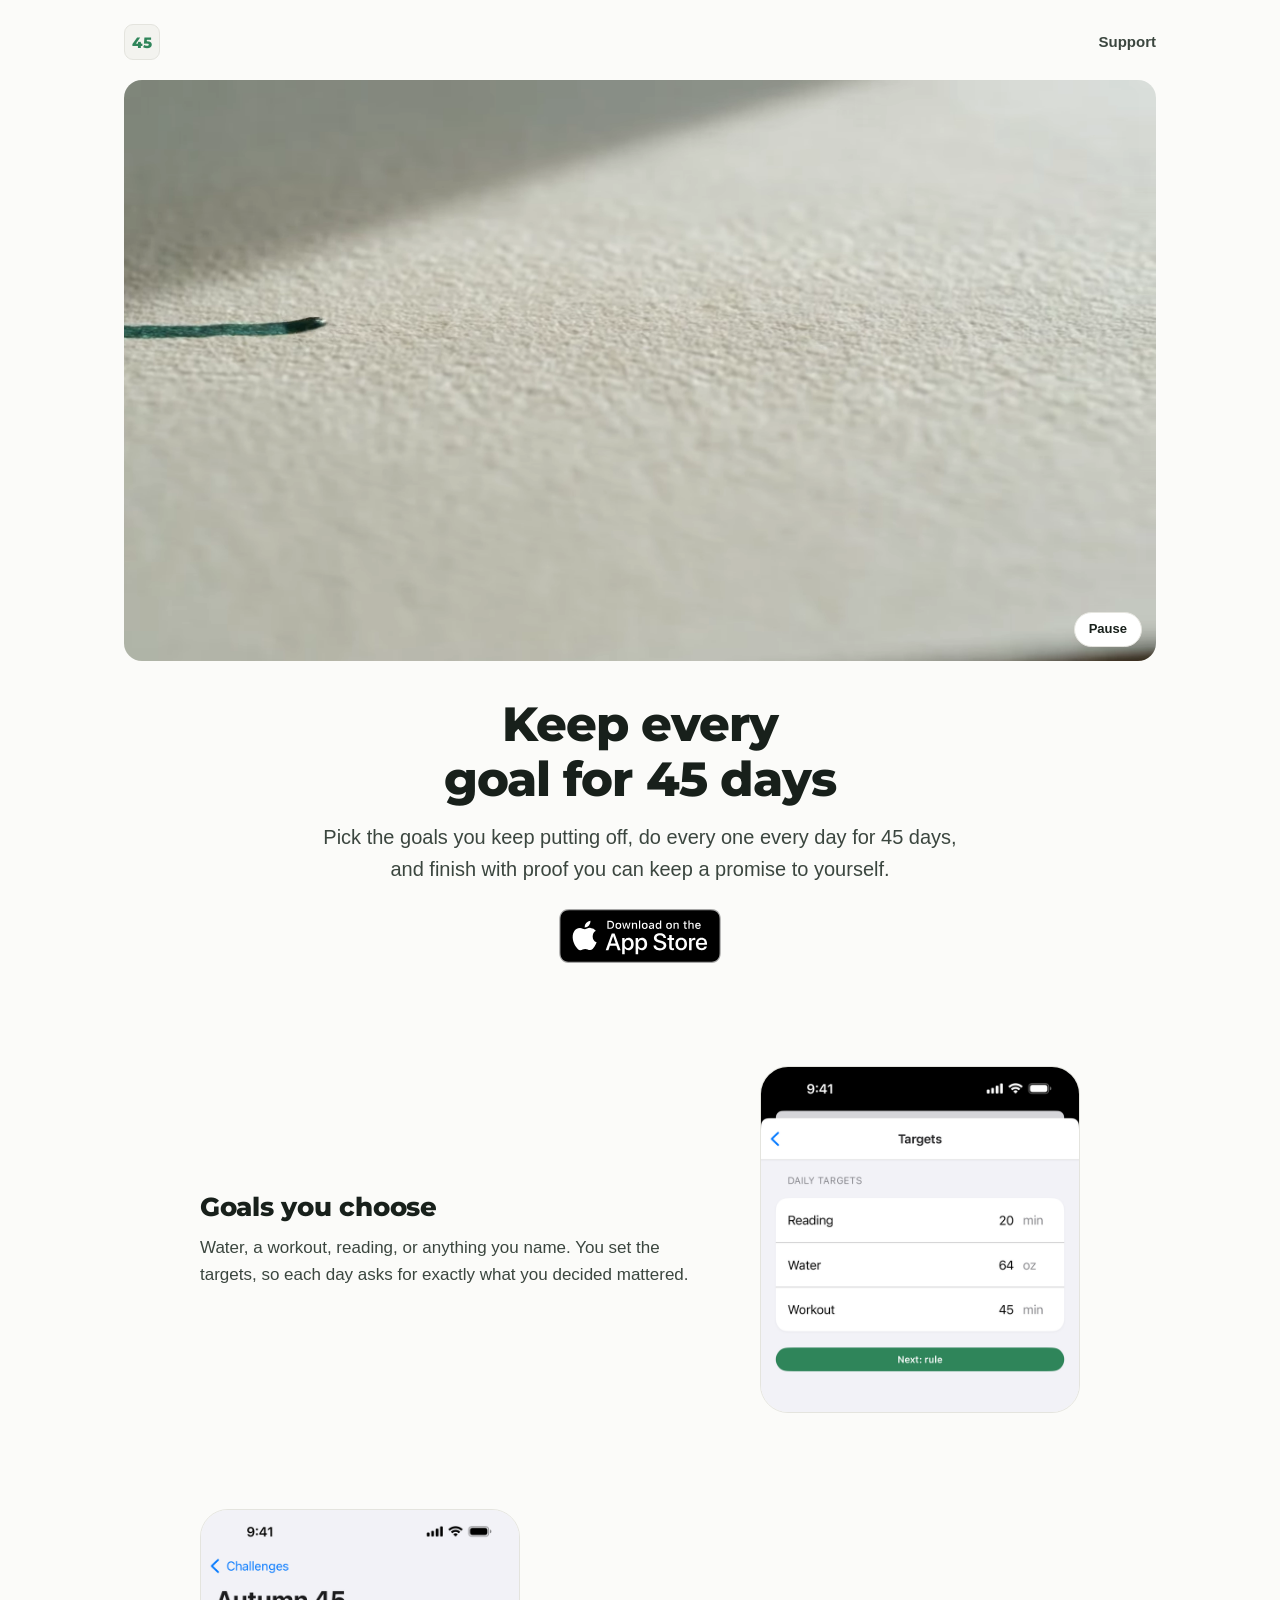
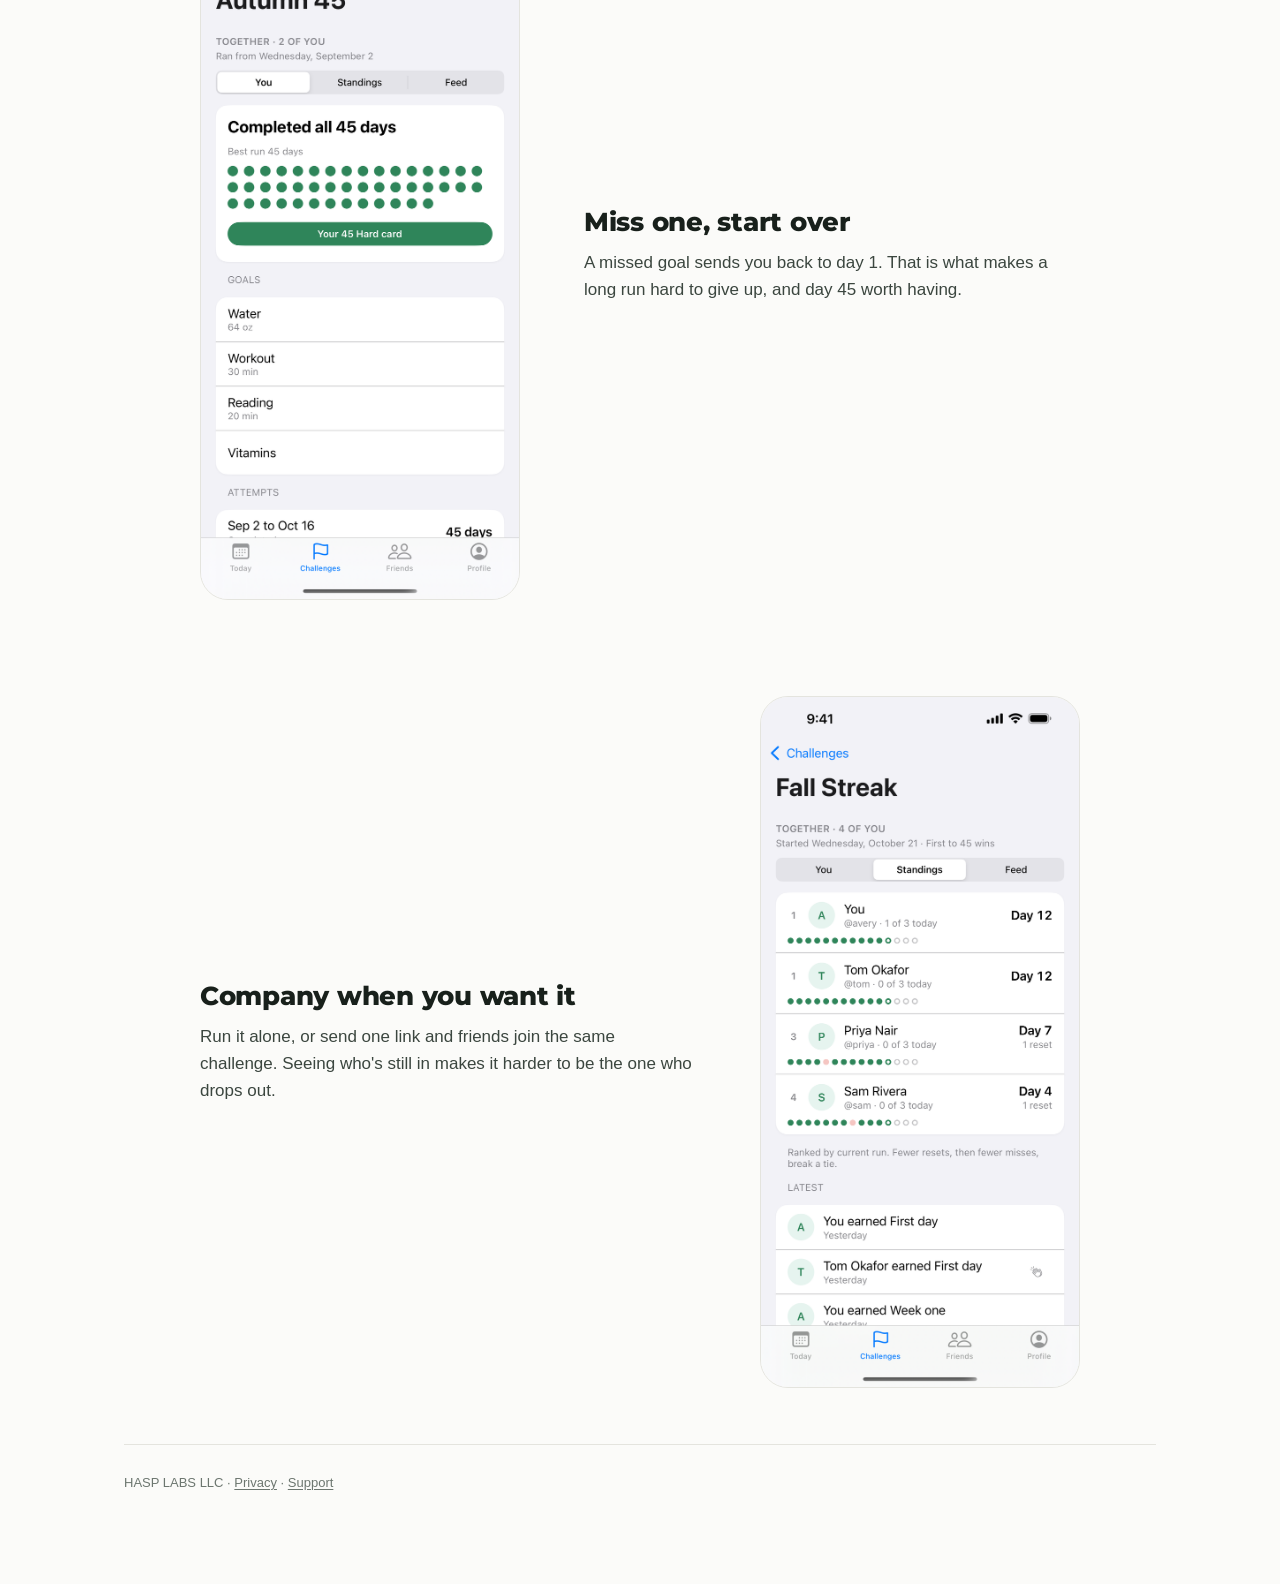
<file: index.html>
<!doctype html>
<html lang="en">
<head>
<meta charset="utf-8" />
<meta name="viewport" content="width=device-width, initial-scale=1" />
<meta name="google-site-verification" content="_T3yqKpi8-I9mzM-Ovx2aedrtUm_PZCfc8wFRro3_uA" />
<title>45 Hard</title>
<meta name="description" content="Pick the goals you keep putting off, do every one every day for 45 days, and finish with proof you can keep a promise to yourself." />
<meta property="og:type" content="website" />
<meta property="og:title" content="45 Hard" />
<meta property="og:description" content="Pick the goals you keep putting off, do every one every day for 45 days, and finish with proof you can keep a promise to yourself." />
<meta property="og:url" content="https://hasplabs.github.io/fortyfivehard/" />
<meta property="og:image" content="https://hasplabs.github.io/fortyfivehard/media/hero-16x9.jpg" />
<meta property="og:image:width" content="1920" />
<meta property="og:image:height" content="1080" />
<meta name="twitter:card" content="summary_large_image" />
<link rel="stylesheet" href="site.css">
</head>
<body>
  <div class="wrap landing">
    <header class="site-head">
      <a class="mark" href="index.html" aria-label="45 Hard home">45</a>
      <a class="head-link" href="support.html">Support</a>
    </header>

    <div class="hero-box">
    <video class="hero" autoplay muted loop playsinline preload="metadata" poster="media/hero-16x9.jpg" aria-hidden="true">
      <source src="media/hero-9x16.webm" type="video/webm" media="(max-width: 700px)">
      <source src="media/hero-9x16.mp4" type="video/mp4" media="(max-width: 700px)">
      <source src="media/hero-16x9.webm" type="video/webm">
      <source src="media/hero-16x9.mp4" type="video/mp4">
    </video>
    <button class="hero-toggle" type="button" hidden>Pause</button>
    </div>
    <script>
      (function () {
        var v = document.querySelector('video.hero');
        var b = document.querySelector('.hero-toggle');
        if (!v || !b) return;
        // The loop runs longer than five seconds, so it needs a way to stop it (WCAG 2.2.2). With
        // reduced motion asked for, it starts paused and plays only when the button is pressed.
        var held = window.matchMedia && window.matchMedia('(prefers-reduced-motion: reduce)').matches;
        function show() {
          var paused = v.paused || held;
          b.textContent = paused ? 'Play' : 'Pause';
          b.setAttribute('aria-label', paused ? 'Play the background video' : 'Pause the background video');
        }
        v.addEventListener('play', function () { if (held) v.pause(); show(); });
        v.addEventListener('pause', show);
        b.addEventListener('click', function () {
          if (v.paused || held) { held = false; v.play(); } else { held = true; v.pause(); }
          show();
        });
        if (held) v.pause();
        b.hidden = false;
        show();
      })();
    </script>

    <div class="intro">
      <h1 class="headline">Keep every goal for 45 days</h1>
      <p class="subline">Pick the goals you keep putting off, do every one every day for 45 days, and finish with proof you can keep a promise to yourself.</p>
      <a class="badge" href="https://apps.apple.com/app/id6811716562">
        <img src="img/app-store-badge.svg" alt="Download on the App Store" width="162" height="54">
      </a>
    </div>

    <section class="feature">
      <div class="feature-text">
        <h2>Goals you choose</h2>
        <p>Water, a workout, reading, or anything you name. You set the targets, so each day asks for exactly what you decided mattered.</p>
      </div>
      <img class="shot" src="img/goals.png" alt="" loading="lazy" width="720" height="780">
    </section>

    <section class="feature">
      <div class="feature-text">
        <h2>Miss one, start over</h2>
        <p>A missed goal sends you back to day 1. That is what makes a long run hard to give up, and day 45 worth having.</p>
      </div>
      <img class="shot" src="img/calendar.png" alt="" loading="lazy" width="720" height="1561">
    </section>

    <section class="feature">
      <div class="feature-text">
        <h2>Company when you want it</h2>
        <p>Run it alone, or send one link and friends join the same challenge. Seeing who's still in makes it harder to be the one who drops out.</p>
      </div>
      <img class="shot" src="img/standings.png" alt="" loading="lazy" width="720" height="1561">
    </section>

    <footer>
      <p>HASP LABS LLC · <a href="privacy.html">Privacy</a> · <a href="support.html">Support</a></p>
    </footer>
  </div>
</body>
</html>
</file>
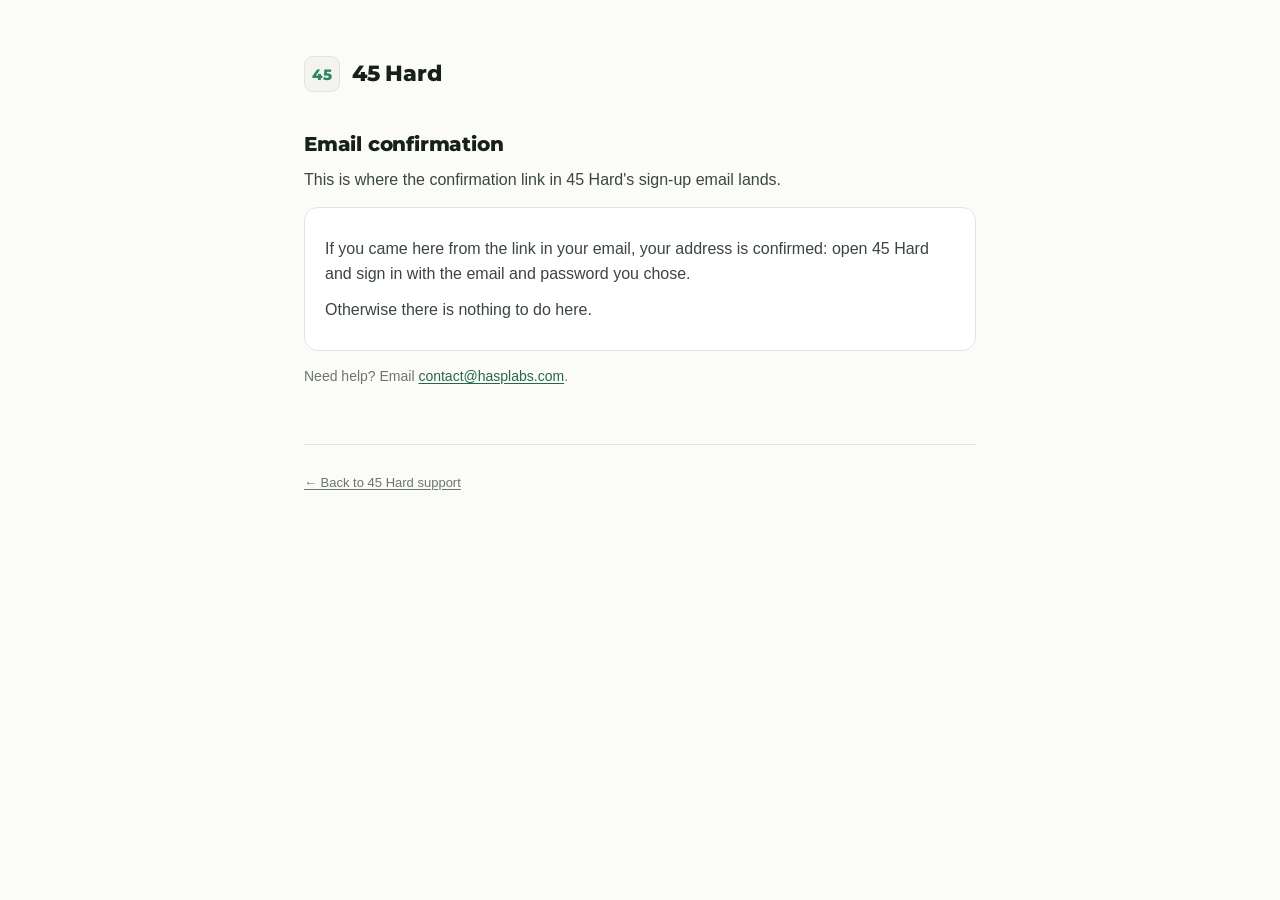
<file: confirmed.html>
<!doctype html>
<html lang="en">
<head>
<meta charset="utf-8" />
<meta name="viewport" content="width=device-width, initial-scale=1" />
<meta name="robots" content="noindex" />
<title>45 Hard — Email confirmation</title>
<link rel="stylesheet" href="site.css">
</head>
<body>
  <div class="wrap">
    <header>
      <div class="mark" aria-hidden="true">45</div>
      <h1>45 Hard</h1>
    </header>

    <section class="state" id="ok" hidden>
      <h2>Your email is confirmed</h2>
      <p>Open 45 Hard and sign in with the email and password you chose. There is nothing else to do on this page.</p>
      <p><a class="btn" href="fortyfivehard://">Open 45 Hard</a></p>
      <p class="small">Reading this on a computer? Open the app on your phone and sign in there. Don't have the app yet? <a href="https://apps.apple.com/app/id6811716562">Get 45 Hard on the App Store</a>.</p>
    </section>

    <section class="state" id="bad" hidden>
      <h2>This link has expired or was already used</h2>
      <p>A confirmation link works once, for one hour. Open 45 Hard, choose Sign up with the same email and password, and a fresh link will be sent to you.</p>
      <p class="small">Already confirmed? Just sign in.</p>
      <p><a class="btn" href="fortyfivehard://">Open 45 Hard</a></p>
    </section>

    <section class="state" id="neutral">
      <h2>Email confirmation</h2>
      <p>This is where the confirmation link in 45 Hard's sign-up email lands.</p>
      <div class="card">
        <p>If you came here from the link in your email, your address is confirmed: open 45 Hard and sign in with the email and password you chose.</p>
        <p>Otherwise there is nothing to do here.</p>
      </div>
      <p class="small">Need help? Email <a href="mailto:contact@hasplabs.com">contact@hasplabs.com</a>.</p>
    </section>

    <footer>
      <p><a href="support.html">← Back to 45 Hard support</a></p>
    </footer>
  </div>
  <script>
    (function () {
      // Supabase sends the outcome of the confirmation in the URL fragment (or the query, for
      // a PKCE code): a session on success, error fields on failure. Pick the state, then drop
      // the fragment so the tokens leave the address bar and the browser history.
      var hash = location.hash.replace(/^#/, '');
      var frag = new URLSearchParams(hash);
      var query = new URLSearchParams(location.search);
      var get = function (k) { return frag.get(k) || query.get(k); };
      var state = 'neutral';
      if (get('error') || get('error_code') || get('error_description')) state = 'bad';
      else if (get('access_token') || get('code') || get('type') === 'signup') state = 'ok';
      var ids = ['ok', 'bad', 'neutral'];
      for (var i = 0; i < ids.length; i++) document.getElementById(ids[i]).hidden = ids[i] !== state;
      if (hash || location.search) history.replaceState(null, '', location.pathname);
    })();
  </script>
</body>
</html>
</file>
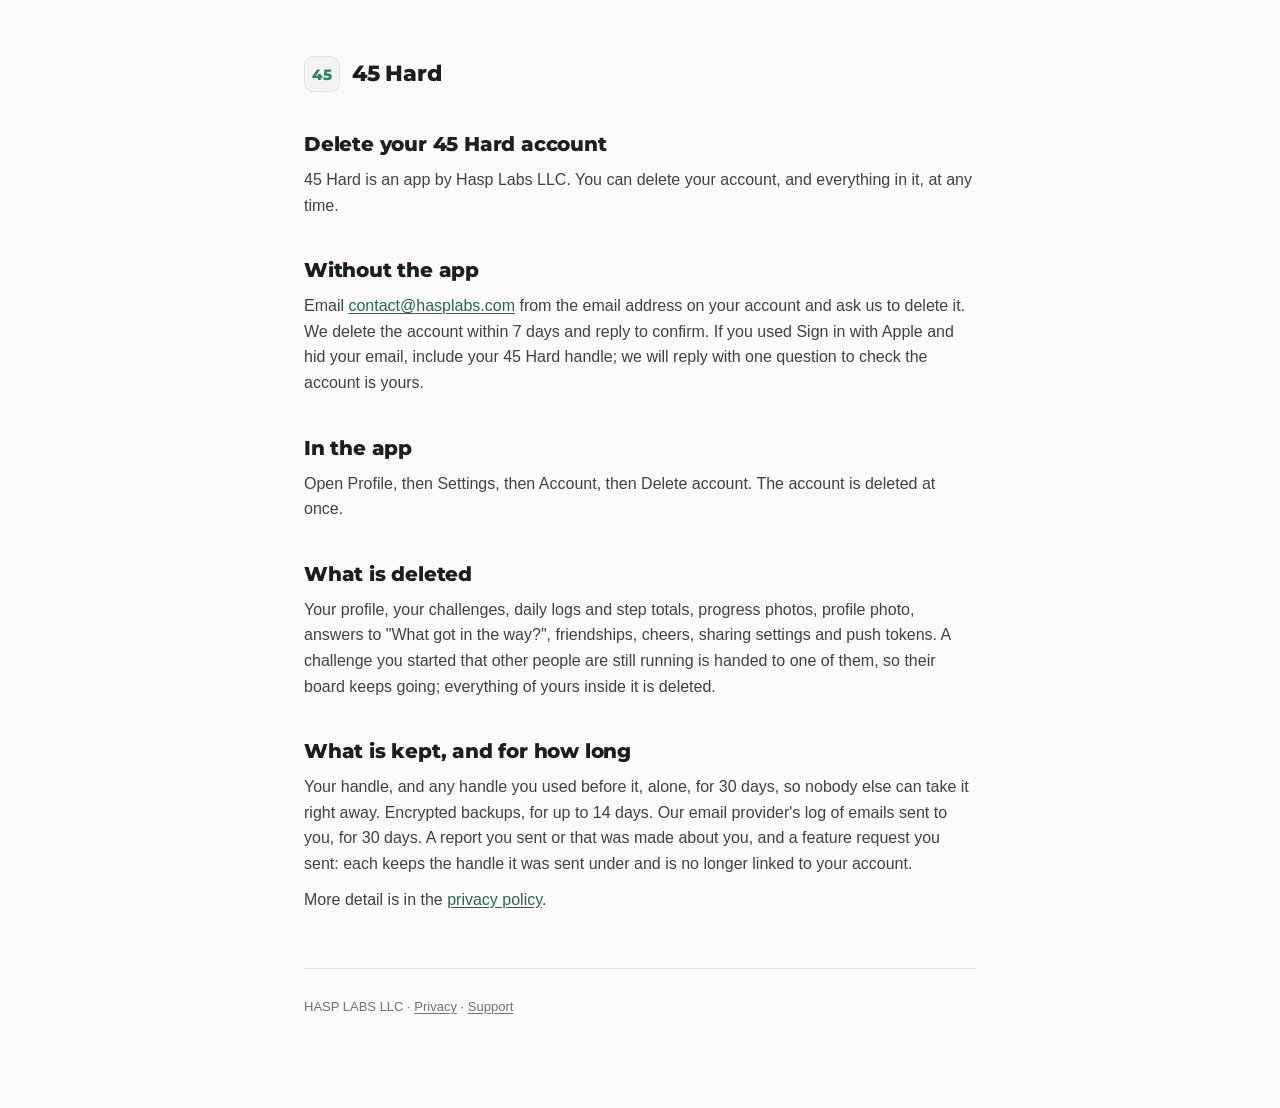
<file: delete-account.html>
<!doctype html>
<html lang="en">
<head>
<meta charset="utf-8" />
<meta name="viewport" content="width=device-width, initial-scale=1" />
<title>Delete your 45 Hard account</title>
<link rel="stylesheet" href="site.css">
</head>
<body>
  <div class="wrap">
    <header>
      <a class="mark" href="index.html" aria-label="45 Hard home">45</a>
      <h1>45 Hard</h1>
    </header>

    <h2>Delete your 45 Hard account</h2>
    <p>45 Hard is an app by Hasp Labs LLC. You can delete your account, and everything in it, at any time.</p>

    <h2>Without the app</h2>
    <p>Email <a href="mailto:contact@hasplabs.com">contact@hasplabs.com</a> from the email address on your account and ask us to delete it. We delete the account within 7 days and reply to confirm. If you used Sign in with Apple and hid your email, include your 45 Hard handle; we will reply with one question to check the account is yours.</p>

    <h2>In the app</h2>
    <p>Open Profile, then Settings, then Account, then Delete account. The account is deleted at once.</p>

    <h2>What is deleted</h2>
    <p>Your profile, your challenges, daily logs and step totals, progress photos, profile photo, answers to "What got in the way?", friendships, cheers, sharing settings and push tokens. A challenge you started that other people are still running is handed to one of them, so their board keeps going; everything of yours inside it is deleted.</p>

    <h2>What is kept, and for how long</h2>
    <p>Your handle, and any handle you used before it, alone, for 30 days, so nobody else can take it right away. Encrypted backups, for up to 14 days. Our email provider's log of emails sent to you, for 30 days. A report you sent or that was made about you, and a feature request you sent: each keeps the handle it was sent under and is no longer linked to your account.</p>

    <p>More detail is in the <a href="privacy.html#delete">privacy policy</a>.</p>

    <footer>
      <p>HASP LABS LLC · <a href="privacy.html">Privacy</a> · <a href="support.html">Support</a></p>
    </footer>
  </div>
</body>
</html>
</file>
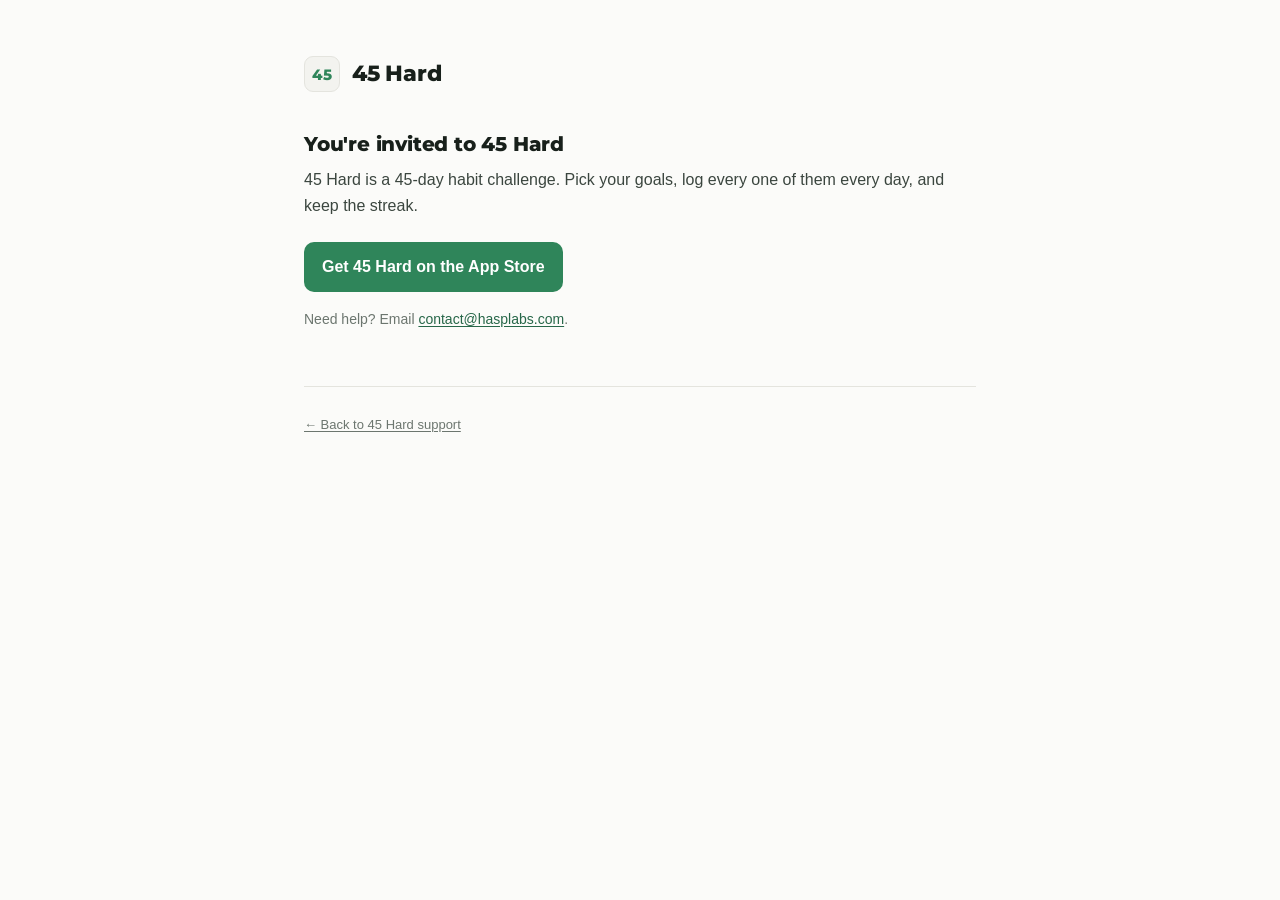
<file: invite.html>
<!doctype html>
<html lang="en">
<head>
<meta charset="utf-8" />
<meta name="viewport" content="width=device-width, initial-scale=1" />
<meta name="robots" content="noindex" />
<meta name="apple-itunes-app" content="app-id=6811716562">
<title>45 Hard — You're invited</title>
<meta property="og:title" content="You're invited to 45 Hard" />
<meta property="og:description" content="Get the app and add your friend." />
<meta property="og:type" content="website" />
<meta property="og:image" content="https://hasplabs.github.io/fortyfivehard/icon.png" />
<link rel="stylesheet" href="site.css">
</head>
<body>
  <div class="wrap">
    <header>
      <div class="mark" aria-hidden="true">45</div>
      <h1>45 Hard</h1>
    </header>

    <section>
      <h2 id="heading">You're invited to 45 Hard</h2>
      <p>45 Hard is a 45-day habit challenge. Pick your goals, log every one of them every day, and keep the streak.</p>
      <p><a class="btn" href="https://apps.apple.com/app/id6811716562">Get 45 Hard on the App Store</a></p>
      <p class="small" id="add" hidden>Already have the app? <a id="add-link" href="#"></a></p>
      <p class="small">Need help? Email <a href="mailto:contact@hasplabs.com">contact@hasplabs.com</a>.</p>
    </section>

    <footer>
      <p><a href="support.html">← Back to 45 Hard support</a></p>
    </footer>
  </div>
  <script>
    (function () {
      // The invite link is invite.html?h=<handle>, and from 1.6.0 on also carries d, the UTC day
      // the link was made. The handle is used only when it matches the rule claim_handle
      // enforces, and it is written only through textContent and the link's href property, so
      // nothing from the address reaches the markup. A missing h reads as '' rather than null:
      // the regex would coerce null to the string "null" and accept it. The day is handed to the
      // app only when it has the YYYY-MM-DD form; anything else is dropped, so a damaged day
      // makes the link act as one with no day. The page never shows the day.
      var h = new URLSearchParams(location.search).get('h') || '';
      var d = new URLSearchParams(location.search).get('d') || '';
      if (!/^[a-z0-9_]{3,20}$/.test(h)) return;
      document.getElementById('heading').textContent = '@' + h + ' invited you to 45 Hard';
      var addLink = document.getElementById('add-link');
      addLink.textContent = 'Add @' + h;
      addLink.href = 'fortyfivehard://friends/add?handle=' + h + (/^\d{4}-\d{2}-\d{2}$/.test(d) ? '&date=' + d : '');
      document.getElementById('add').hidden = false;
    })();
  </script>
</body>
</html>
</file>
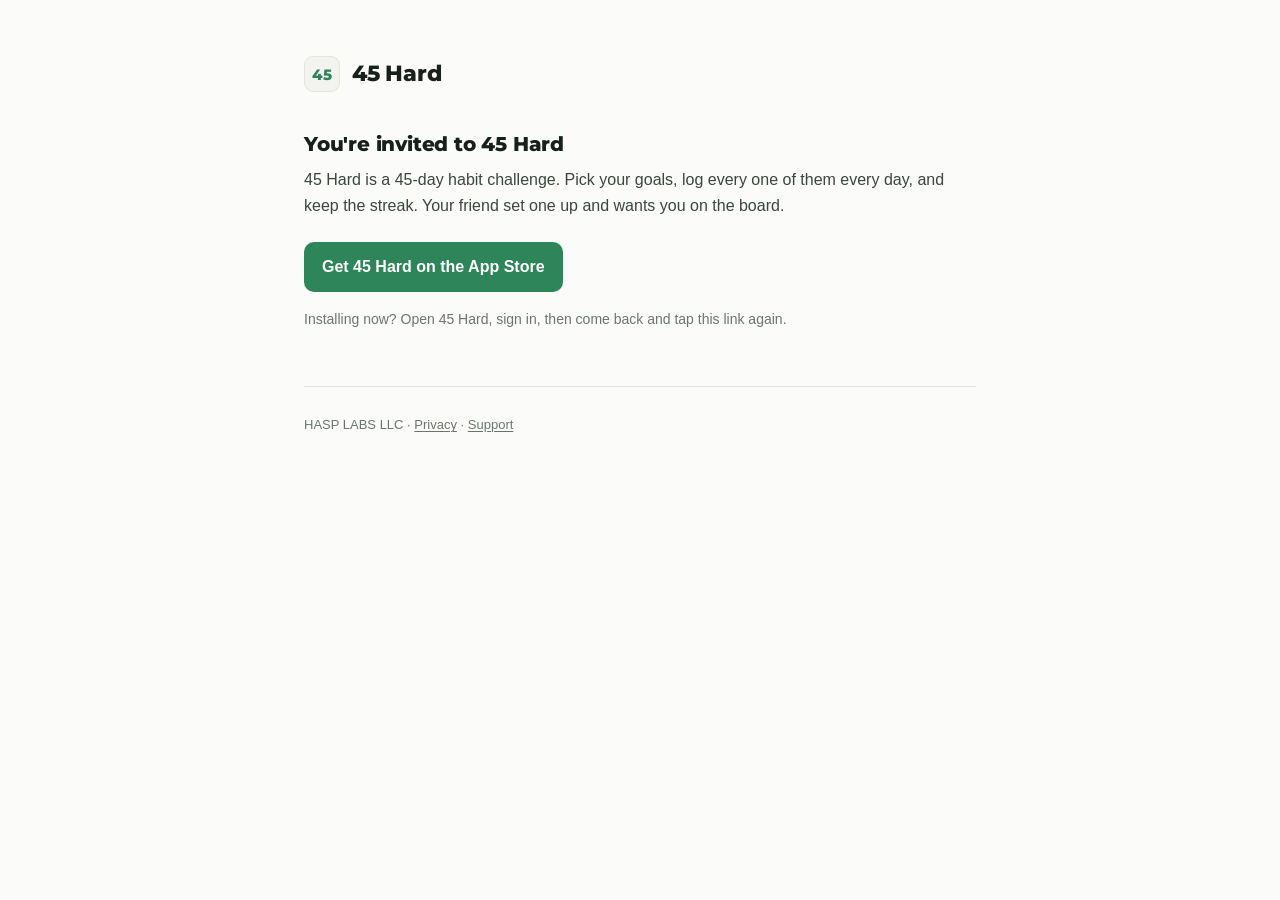
<file: join.html>
<!doctype html>
<html lang="en">
<head>
<meta charset="utf-8" />
<meta name="viewport" content="width=device-width, initial-scale=1" />
<meta name="robots" content="noindex" />
<meta name="apple-itunes-app" content="app-id=6811716562">
<title>45 Hard — You're invited</title>
<meta property="og:title" content="You're invited to a 45 Hard challenge" />
<meta property="og:description" content="Get the app and join your friend's challenge." />
<meta property="og:type" content="website" />
<meta property="og:image" content="https://hasplabs.github.io/fortyfivehard/icon.png" />
<link rel="stylesheet" href="site.css">
</head>
<body>
  <div class="wrap">
    <header>
      <div class="mark" aria-hidden="true">45</div>
      <h1>45 Hard</h1>
    </header>

    <section>
      <h2 id="heading">You're invited to a 45 Hard challenge</h2>
      <p>45 Hard is a 45-day habit challenge. Pick your goals, log every one of them every day, and keep the streak. Your friend set one up and wants you on the board.</p>
      <p><a class="btn" href="https://apps.apple.com/app/id6811716562">Get 45 Hard on the App Store</a></p>
      <p class="small" id="open" hidden>Already have the app? <a id="open-link" href="#">Open it</a></p>
      <p class="small">Installing now? Open 45 Hard, sign in, then come back and tap this link again.</p>
    </section>

    <footer>
      <p>HASP LABS LLC · <a href="privacy.html">Privacy</a> · <a href="support.html">Support</a></p>
    </footer>
  </div>
  <script>
    (function () {
      // The challenge link is join.html?c=<code>. The code is used only when it has the link
      // code's shape (twelve characters from a-z and 2-7), and it reaches the page only through
      // the Open link's href property. A missing c reads as '' rather than null: the regex
      // would coerce null to the string "null". Anything else keeps the Open link hidden and
      // shows the general heading.
      var c = new URLSearchParams(location.search).get('c') || '';
      if (/^[a-z2-7]{12}$/.test(c)) {
        document.getElementById('open-link').href = 'fortyfivehard://challenges/join?c=' + c;
        document.getElementById('open').hidden = false;
      } else {
        document.getElementById('heading').textContent = "You're invited to 45 Hard";
      }
    })();
  </script>
</body>
</html>
</file>
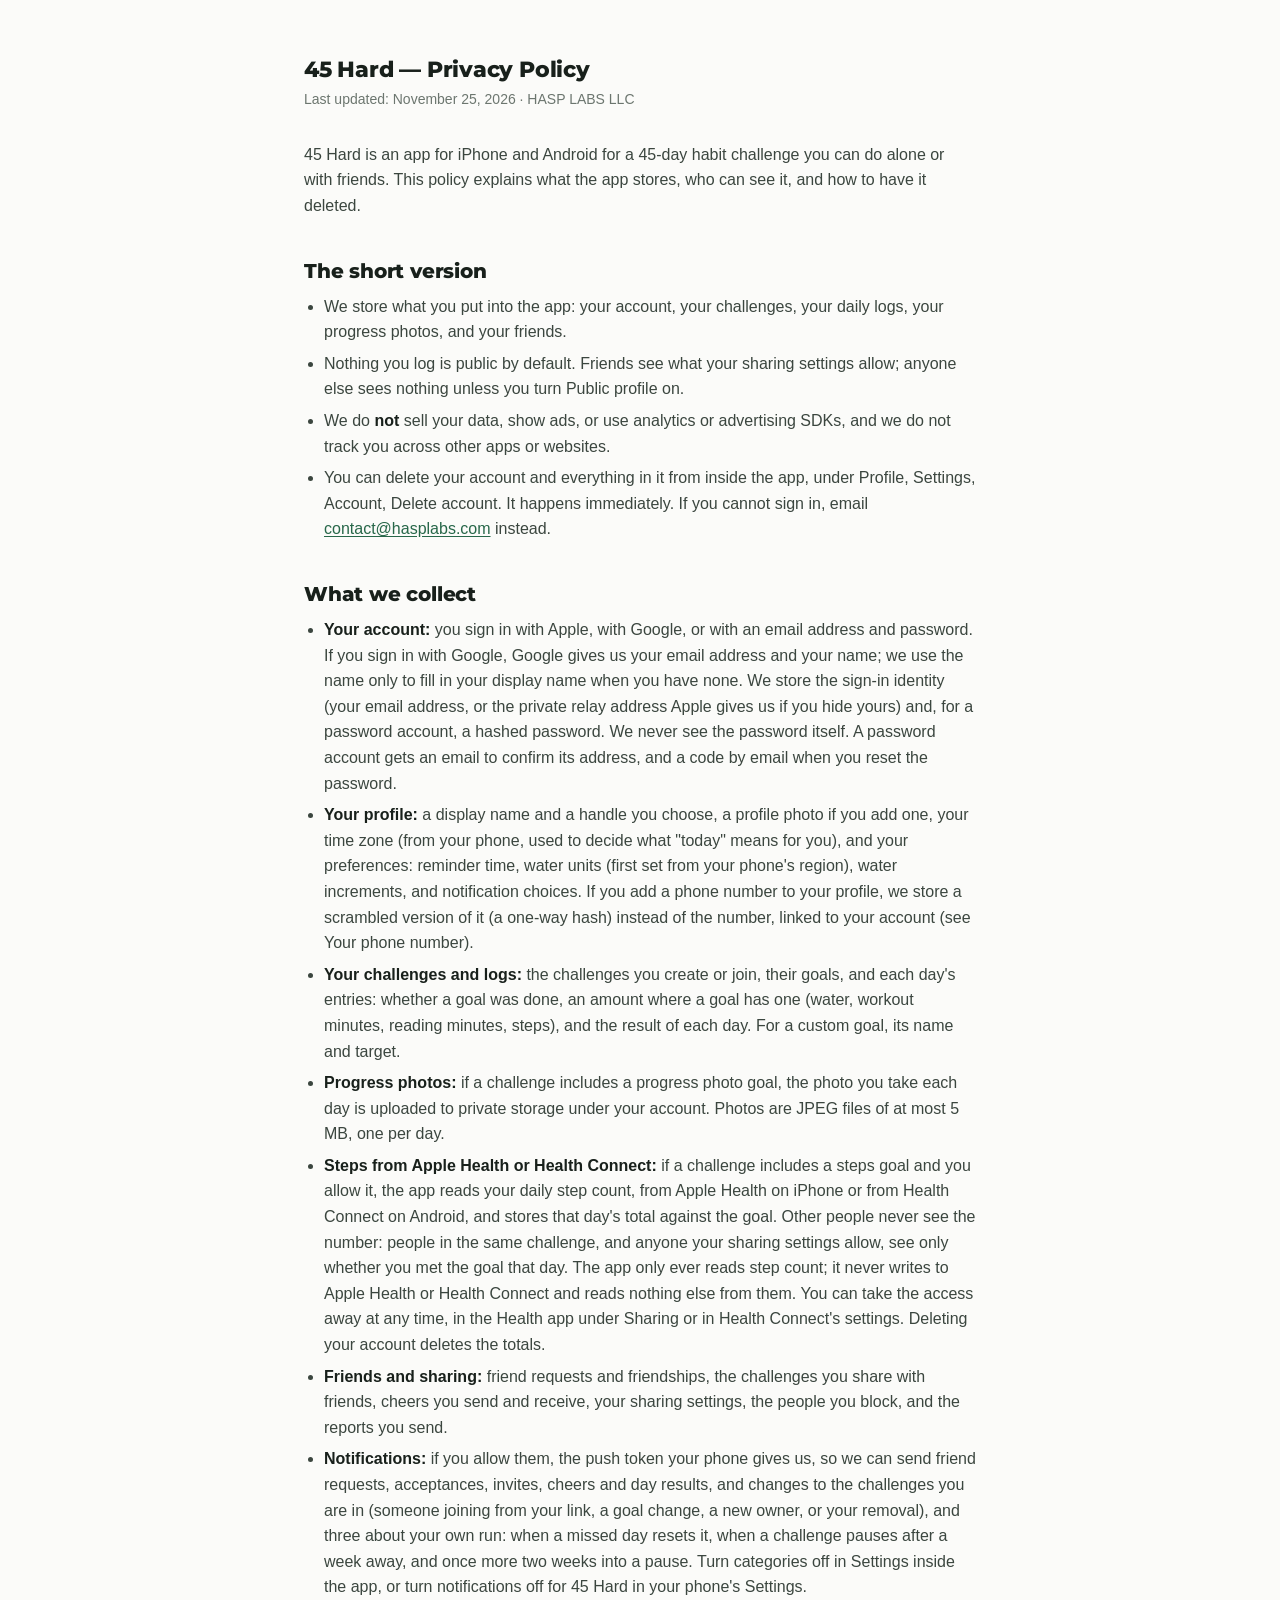
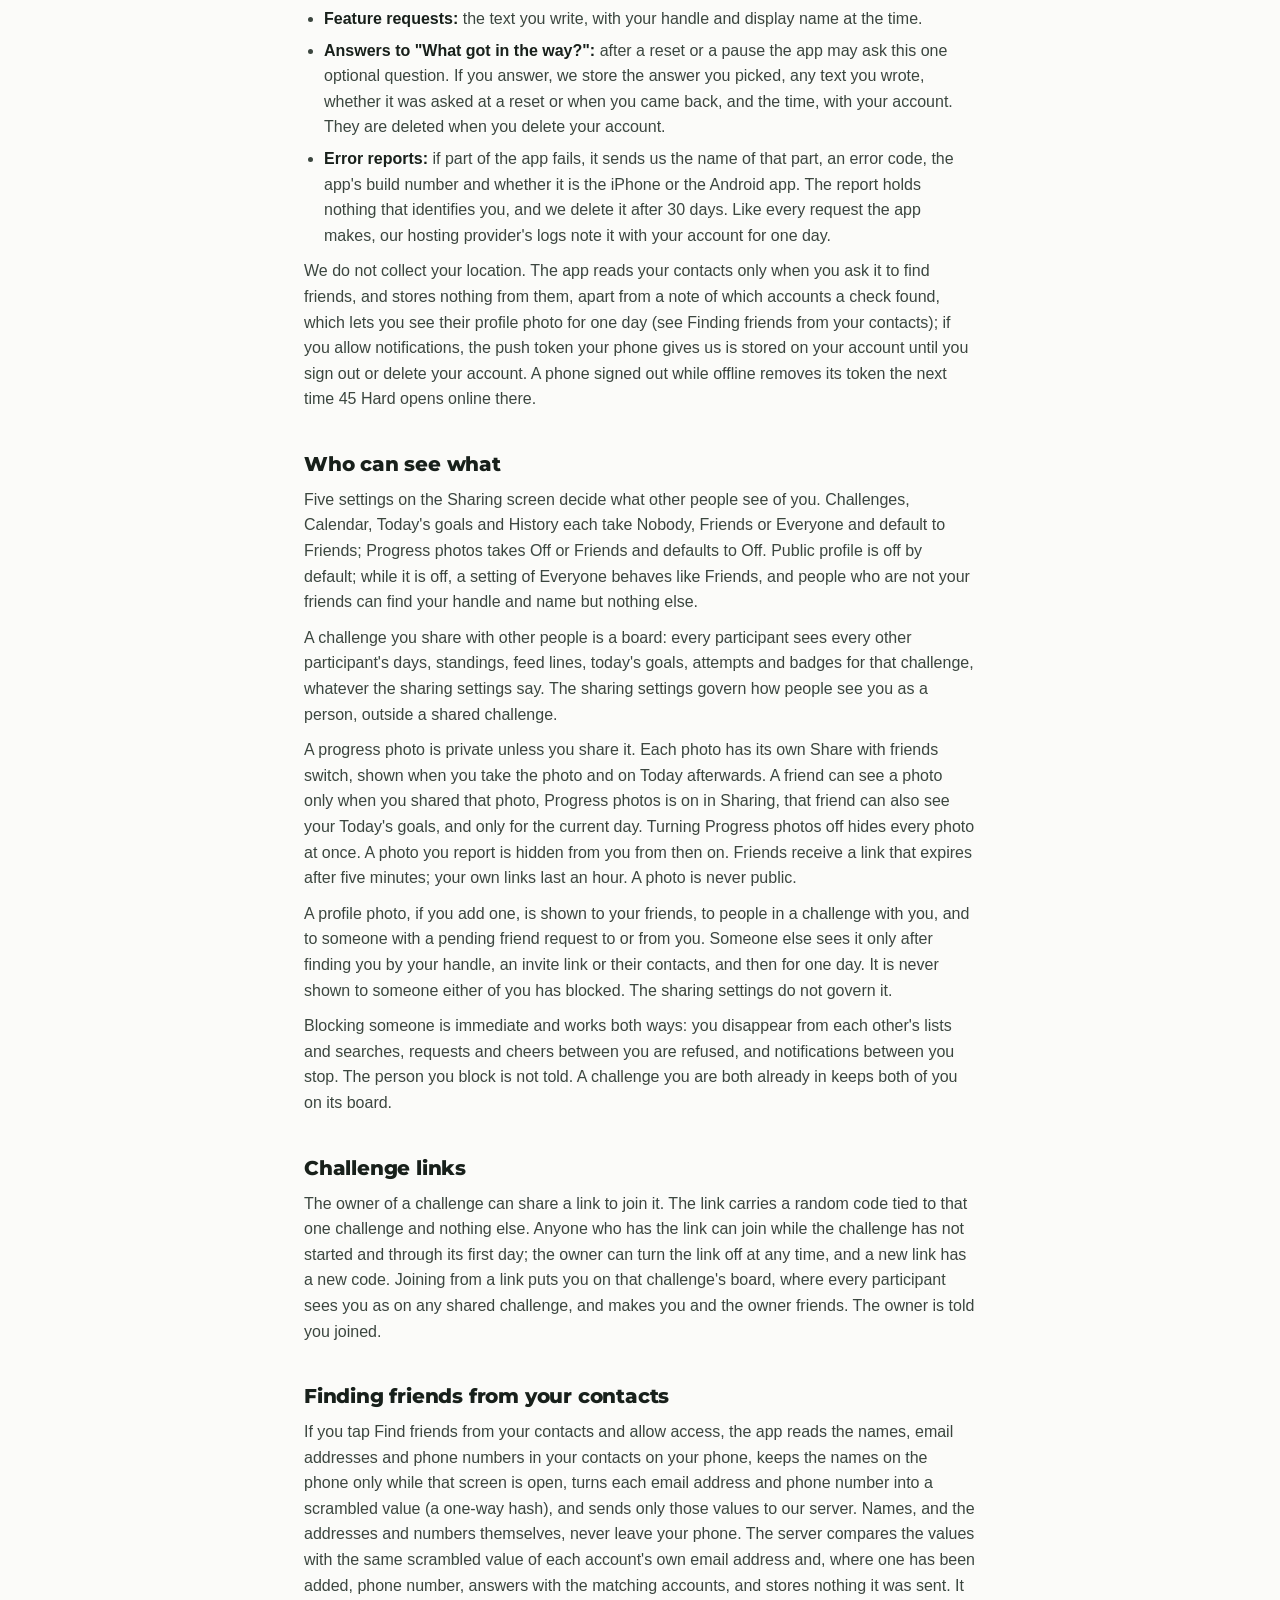
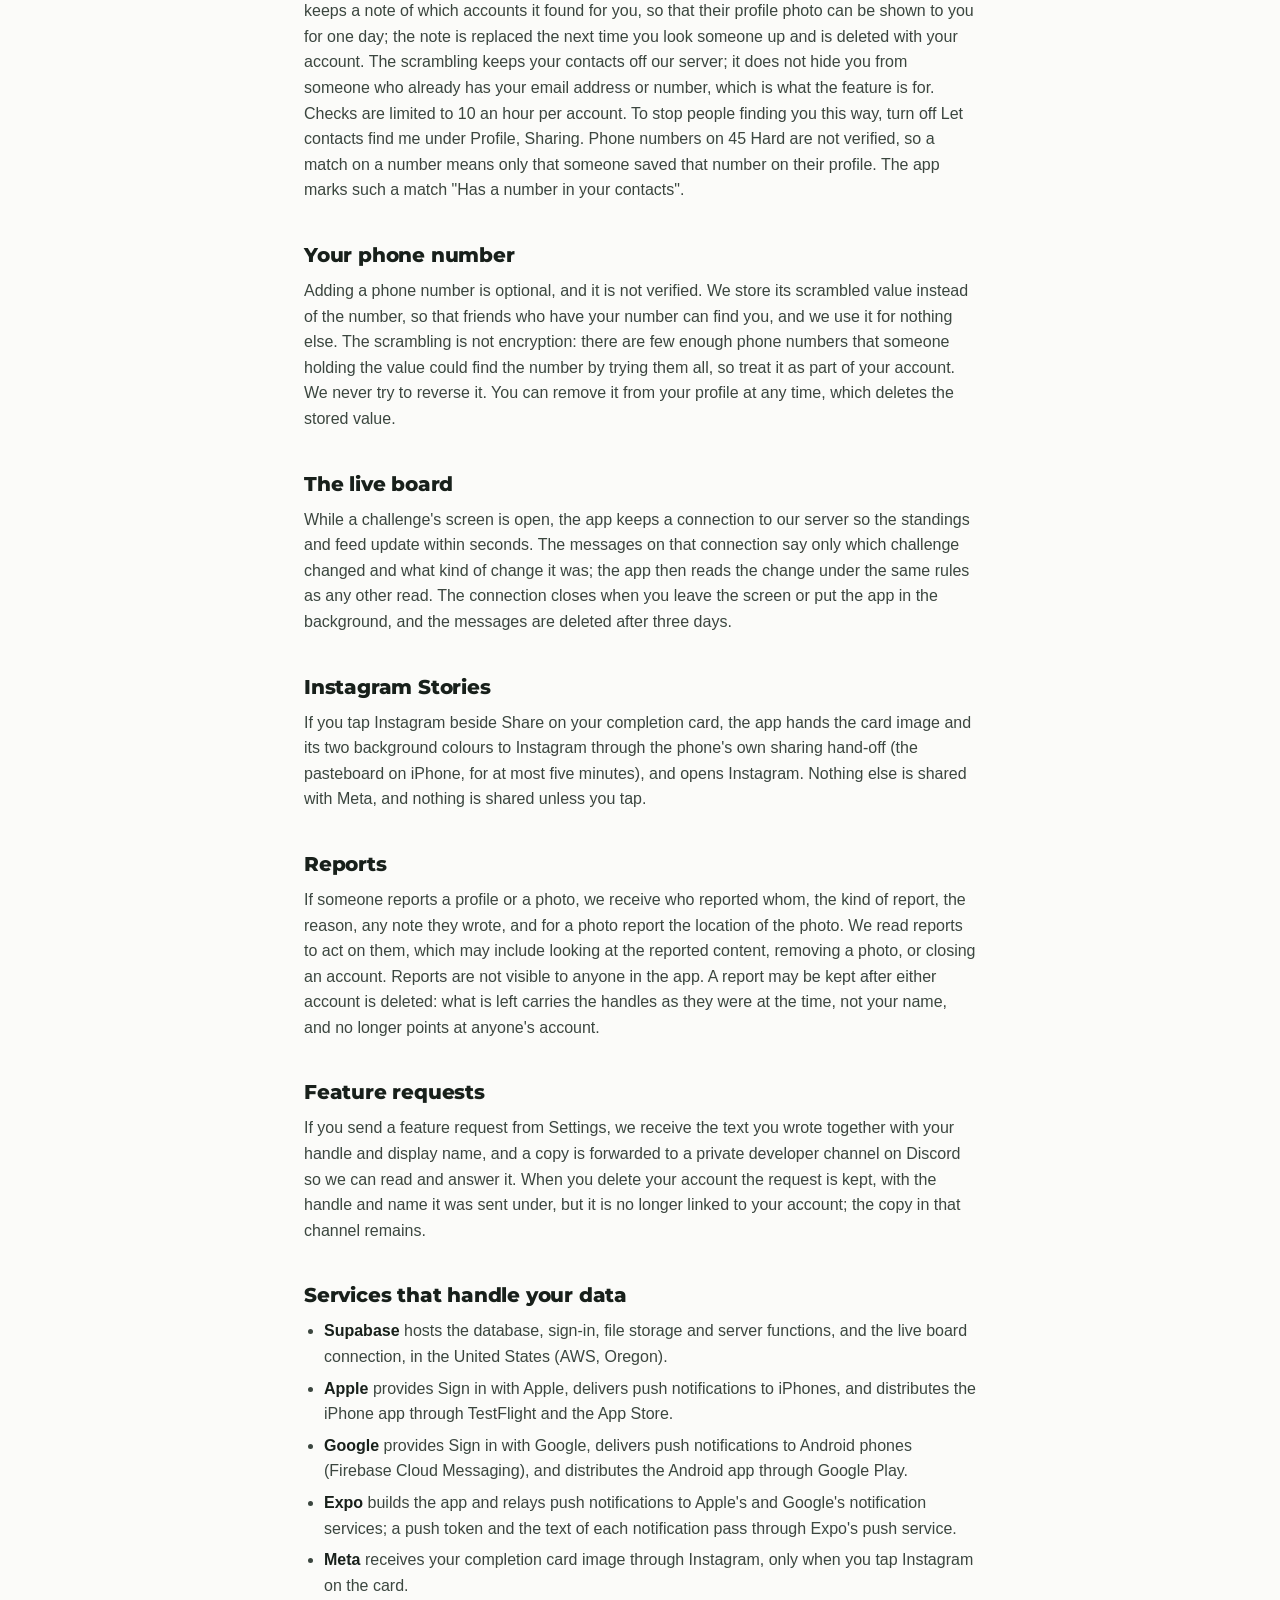
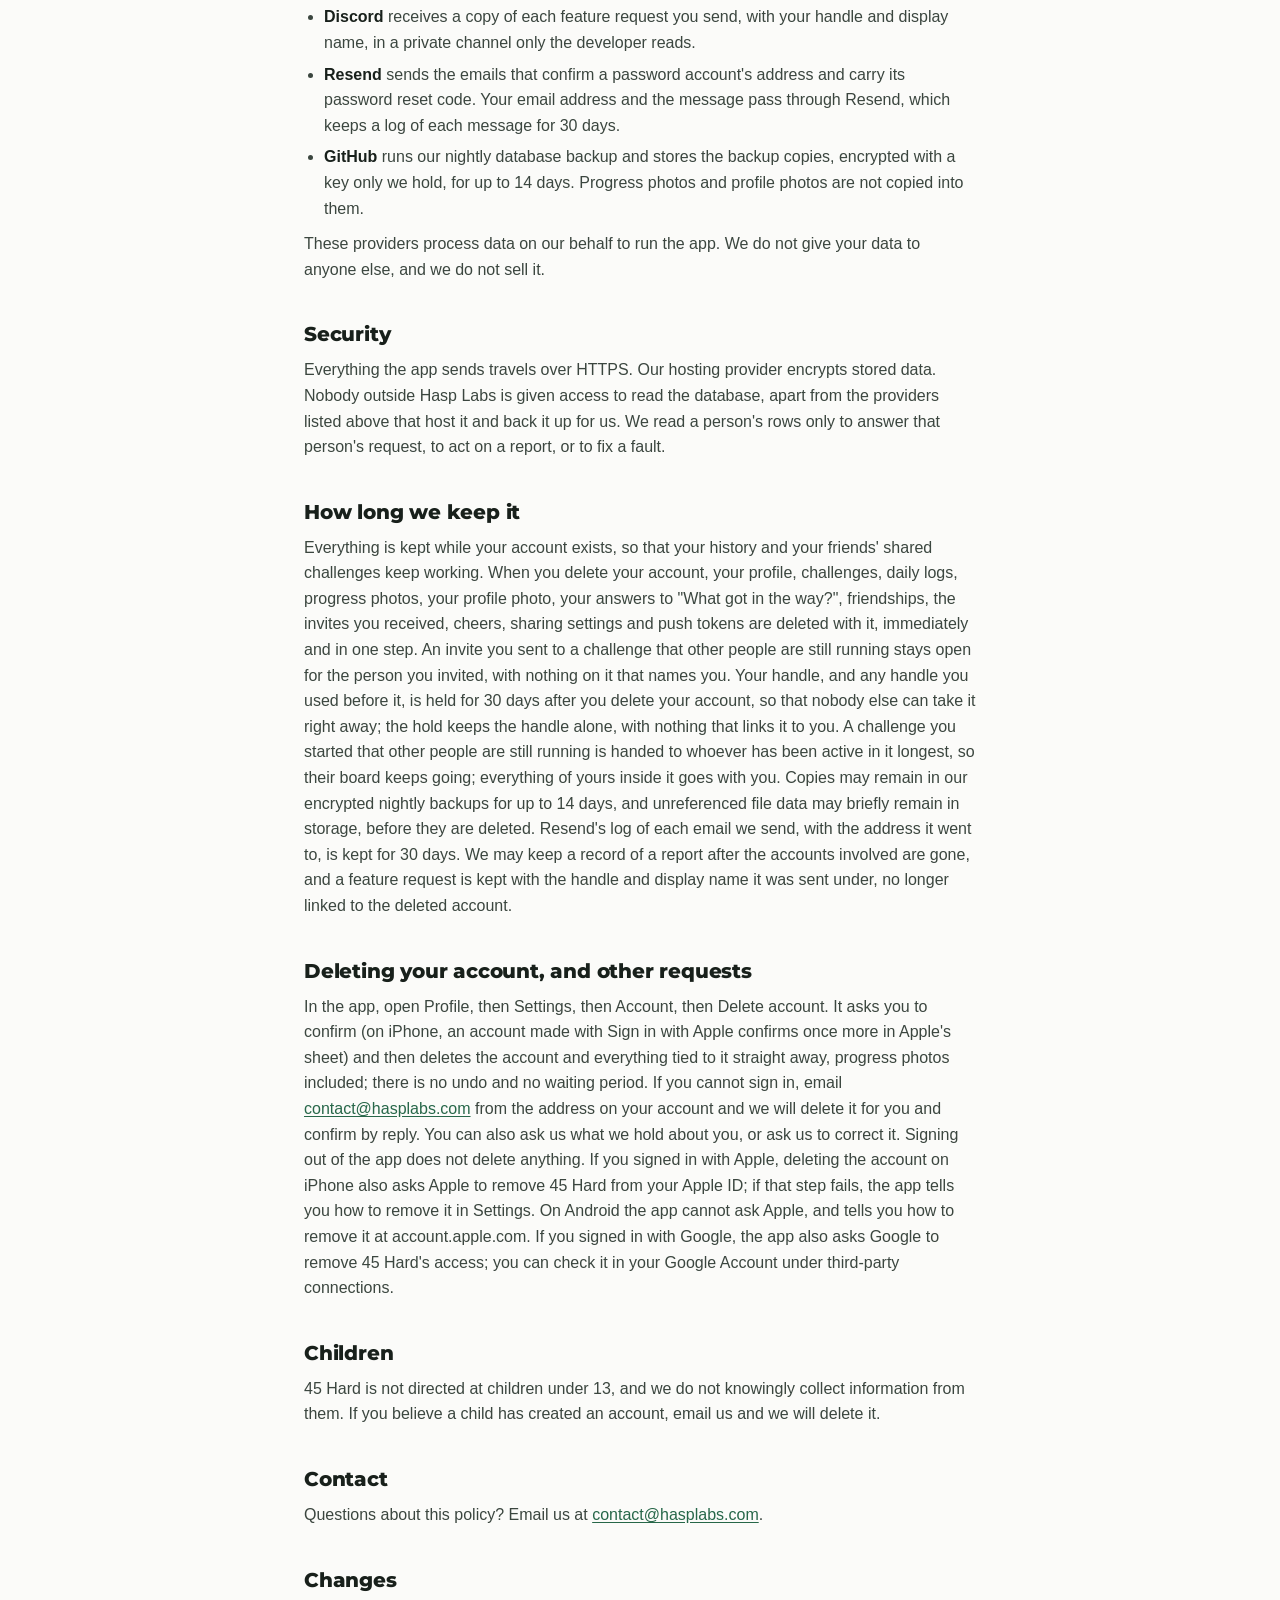
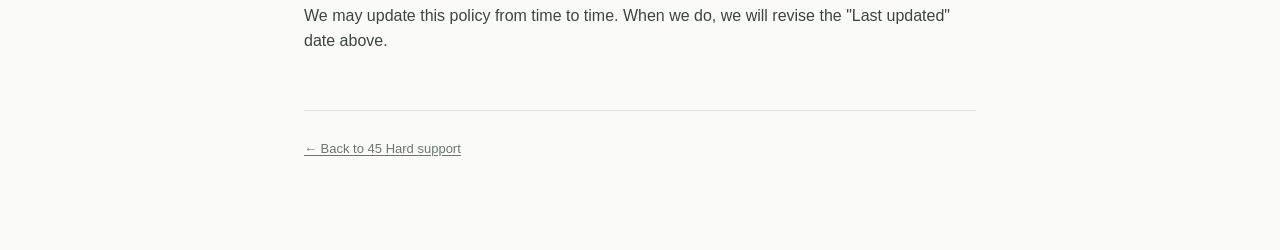
<file: privacy.html>
<!doctype html>
<html lang="en">
<head>
<meta charset="utf-8" />
<meta name="viewport" content="width=device-width, initial-scale=1" />
<title>45 Hard — Privacy Policy</title>
<link rel="stylesheet" href="site.css">
</head>
<body>
  <div class="wrap">
    <h1>45 Hard — Privacy Policy</h1>
    <p class="updated">Last updated: November 25, 2026 · HASP LABS LLC</p>

    <p>45 Hard is an app for iPhone and Android for a 45-day habit challenge you can do alone or with friends. This policy explains what the app stores, who can see it, and how to have it deleted.</p>

    <h2>The short version</h2>
    <ul>
      <li>We store what you put into the app: your account, your challenges, your daily logs, your progress photos, and your friends.</li>
      <li>Nothing you log is public by default. Friends see what your sharing settings allow; anyone else sees nothing unless you turn Public profile on.</li>
      <li>We do <strong>not</strong> sell your data, show ads, or use analytics or advertising SDKs, and we do not track you across other apps or websites.</li>
      <li>You can delete your account and everything in it from inside the app, under Profile, Settings, Account, Delete account. It happens immediately. If you cannot sign in, email <a href="mailto:contact@hasplabs.com">contact@hasplabs.com</a> instead.</li>
    </ul>

    <h2>What we collect</h2>
    <ul>
      <li><strong>Your account:</strong> you sign in with Apple, with Google, or with an email address and password. If you sign in with Google, Google gives us your email address and your name; we use the name only to fill in your display name when you have none. We store the sign-in identity (your email address, or the private relay address Apple gives us if you hide yours) and, for a password account, a hashed password. We never see the password itself. A password account gets an email to confirm its address, and a code by email when you reset the password.</li>
      <li><strong>Your profile:</strong> a display name and a handle you choose, a profile photo if you add one, your time zone (from your phone, used to decide what "today" means for you), and your preferences: reminder time, water units (first set from your phone's region), water increments, and notification choices. If you add a phone number to your profile, we store a scrambled version of it (a one-way hash) instead of the number, linked to your account (see Your phone number).</li>
      <li><strong>Your challenges and logs:</strong> the challenges you create or join, their goals, and each day's entries: whether a goal was done, an amount where a goal has one (water, workout minutes, reading minutes, steps), and the result of each day. For a custom goal, its name and target.</li>
      <li><strong>Progress photos:</strong> if a challenge includes a progress photo goal, the photo you take each day is uploaded to private storage under your account. Photos are JPEG files of at most 5 MB, one per day.</li>
      <li><strong>Steps from Apple Health or Health Connect:</strong> if a challenge includes a steps goal and you allow it, the app reads your daily step count, from Apple Health on iPhone or from Health Connect on Android, and stores that day's total against the goal. Other people never see the number: people in the same challenge, and anyone your sharing settings allow, see only whether you met the goal that day. The app only ever reads step count; it never writes to Apple Health or Health Connect and reads nothing else from them. You can take the access away at any time, in the Health app under Sharing or in Health Connect's settings. Deleting your account deletes the totals.</li>
      <li><strong>Friends and sharing:</strong> friend requests and friendships, the challenges you share with friends, cheers you send and receive, your sharing settings, the people you block, and the reports you send.</li>
      <li><strong>Notifications:</strong> if you allow them, the push token your phone gives us, so we can send friend requests, acceptances, invites, cheers and day results, and changes to the challenges you are in (someone joining from your link, a goal change, a new owner, or your removal), and three about your own run: when a missed day resets it, when a challenge pauses after a week away, and once more two weeks into a pause. Turn categories off in Settings inside the app, or turn notifications off for 45 Hard in your phone's Settings.</li>
      <li><strong>Feature requests:</strong> the text you write, with your handle and display name at the time.</li>
      <li><strong>Answers to "What got in the way?":</strong> after a reset or a pause the app may ask this one optional question. If you answer, we store the answer you picked, any text you wrote, whether it was asked at a reset or when you came back, and the time, with your account. They are deleted when you delete your account.</li>
      <li><strong>Error reports:</strong> if part of the app fails, it sends us the name of that part, an error code, the app's build number and whether it is the iPhone or the Android app. The report holds nothing that identifies you, and we delete it after 30 days. Like every request the app makes, our hosting provider's logs note it with your account for one day.</li>
    </ul>
    <p>We do not collect your location. The app reads your contacts only when you ask it to find friends, and stores nothing from them, apart from a note of which accounts a check found, which lets you see their profile photo for one day (see Finding friends from your contacts); if you allow notifications, the push token your phone gives us is stored on your account until you sign out or delete your account. A phone signed out while offline removes its token the next time 45 Hard opens online there.</p>

    <h2>Who can see what</h2>
    <p>Five settings on the Sharing screen decide what other people see of you. Challenges, Calendar, Today's goals and History each take Nobody, Friends or Everyone and default to Friends; Progress photos takes Off or Friends and defaults to Off. Public profile is off by default; while it is off, a setting of Everyone behaves like Friends, and people who are not your friends can find your handle and name but nothing else.</p>
    <p>A challenge you share with other people is a board: every participant sees every other participant's days, standings, feed lines, today's goals, attempts and badges for that challenge, whatever the sharing settings say. The sharing settings govern how people see you as a person, outside a shared challenge.</p>
    <p>A progress photo is private unless you share it. Each photo has its own Share with friends switch, shown when you take the photo and on Today afterwards. A friend can see a photo only when you shared that photo, Progress photos is on in Sharing, that friend can also see your Today's goals, and only for the current day. Turning Progress photos off hides every photo at once. A photo you report is hidden from you from then on. Friends receive a link that expires after five minutes; your own links last an hour. A photo is never public.</p>
    <p>A profile photo, if you add one, is shown to your friends, to people in a challenge with you, and to someone with a pending friend request to or from you. Someone else sees it only after finding you by your handle, an invite link or their contacts, and then for one day. It is never shown to someone either of you has blocked. The sharing settings do not govern it.</p>
    <p>Blocking someone is immediate and works both ways: you disappear from each other's lists and searches, requests and cheers between you are refused, and notifications between you stop. The person you block is not told. A challenge you are both already in keeps both of you on its board.</p>

    <h2>Challenge links</h2>
    <p>The owner of a challenge can share a link to join it. The link carries a random code tied to that one challenge and nothing else. Anyone who has the link can join while the challenge has not started and through its first day; the owner can turn the link off at any time, and a new link has a new code. Joining from a link puts you on that challenge's board, where every participant sees you as on any shared challenge, and makes you and the owner friends. The owner is told you joined.</p>

    <h2>Finding friends from your contacts</h2>
    <p>If you tap Find friends from your contacts and allow access, the app reads the names, email addresses and phone numbers in your contacts on your phone, keeps the names on the phone only while that screen is open, turns each email address and phone number into a scrambled value (a one-way hash), and sends only those values to our server. Names, and the addresses and numbers themselves, never leave your phone. The server compares the values with the same scrambled value of each account's own email address and, where one has been added, phone number, answers with the matching accounts, and stores nothing it was sent. It keeps a note of which accounts it found for you, so that their profile photo can be shown to you for one day; the note is replaced the next time you look someone up and is deleted with your account. The scrambling keeps your contacts off our server; it does not hide you from someone who already has your email address or number, which is what the feature is for. Checks are limited to 10 an hour per account. To stop people finding you this way, turn off Let contacts find me under Profile, Sharing. Phone numbers on 45 Hard are not verified, so a match on a number means only that someone saved that number on their profile. The app marks such a match "Has a number in your contacts".</p>

    <h2>Your phone number</h2>
    <p>Adding a phone number is optional, and it is not verified. We store its scrambled value instead of the number, so that friends who have your number can find you, and we use it for nothing else. The scrambling is not encryption: there are few enough phone numbers that someone holding the value could find the number by trying them all, so treat it as part of your account. We never try to reverse it. You can remove it from your profile at any time, which deletes the stored value.</p>

    <h2>The live board</h2>
    <p>While a challenge's screen is open, the app keeps a connection to our server so the standings and feed update within seconds. The messages on that connection say only which challenge changed and what kind of change it was; the app then reads the change under the same rules as any other read. The connection closes when you leave the screen or put the app in the background, and the messages are deleted after three days.</p>

    <h2>Instagram Stories</h2>
    <p>If you tap Instagram beside Share on your completion card, the app hands the card image and its two background colours to Instagram through the phone's own sharing hand-off (the pasteboard on iPhone, for at most five minutes), and opens Instagram. Nothing else is shared with Meta, and nothing is shared unless you tap.</p>

    <h2>Reports</h2>
    <p>If someone reports a profile or a photo, we receive who reported whom, the kind of report, the reason, any note they wrote, and for a photo report the location of the photo. We read reports to act on them, which may include looking at the reported content, removing a photo, or closing an account. Reports are not visible to anyone in the app. A report may be kept after either account is deleted: what is left carries the handles as they were at the time, not your name, and no longer points at anyone's account.</p>

    <h2>Feature requests</h2>
    <p>If you send a feature request from Settings, we receive the text you wrote together with your handle and display name, and a copy is forwarded to a private developer channel on Discord so we can read and answer it. When you delete your account the request is kept, with the handle and name it was sent under, but it is no longer linked to your account; the copy in that channel remains.</p>

    <h2>Services that handle your data</h2>
    <ul>
      <li><strong>Supabase</strong> hosts the database, sign-in, file storage and server functions, and the live board connection, in the United States (AWS, Oregon).</li>
      <li><strong>Apple</strong> provides Sign in with Apple, delivers push notifications to iPhones, and distributes the iPhone app through TestFlight and the App Store.</li>
      <li><strong>Google</strong> provides Sign in with Google, delivers push notifications to Android phones (Firebase Cloud Messaging), and distributes the Android app through Google Play.</li>
      <li><strong>Expo</strong> builds the app and relays push notifications to Apple's and Google's notification services; a push token and the text of each notification pass through Expo's push service.</li>
      <li><strong>Meta</strong> receives your completion card image through Instagram, only when you tap Instagram on the card.</li>
      <li><strong>Discord</strong> receives a copy of each feature request you send, with your handle and display name, in a private channel only the developer reads.</li>
      <li><strong>Resend</strong> sends the emails that confirm a password account's address and carry its password reset code. Your email address and the message pass through Resend, which keeps a log of each message for 30 days.</li>
      <li><strong>GitHub</strong> runs our nightly database backup and stores the backup copies, encrypted with a key only we hold, for up to 14 days. Progress photos and profile photos are not copied into them.</li>
    </ul>
    <p>These providers process data on our behalf to run the app. We do not give your data to anyone else, and we do not sell it.</p>

    <h2>Security</h2>
    <p>Everything the app sends travels over HTTPS. Our hosting provider encrypts stored data. Nobody outside Hasp Labs is given access to read the database, apart from the providers listed above that host it and back it up for us. We read a person's rows only to answer that person's request, to act on a report, or to fix a fault.</p>

    <h2>How long we keep it</h2>
    <p>Everything is kept while your account exists, so that your history and your friends' shared challenges keep working. When you delete your account, your profile, challenges, daily logs, progress photos, your profile photo, your answers to "What got in the way?", friendships, the invites you received, cheers, sharing settings and push tokens are deleted with it, immediately and in one step. An invite you sent to a challenge that other people are still running stays open for the person you invited, with nothing on it that names you. Your handle, and any handle you used before it, is held for 30 days after you delete your account, so that nobody else can take it right away; the hold keeps the handle alone, with nothing that links it to you. A challenge you started that other people are still running is handed to whoever has been active in it longest, so their board keeps going; everything of yours inside it goes with you. Copies may remain in our encrypted nightly backups for up to 14 days, and unreferenced file data may briefly remain in storage, before they are deleted. Resend's log of each email we send, with the address it went to, is kept for 30 days. We may keep a record of a report after the accounts involved are gone, and a feature request is kept with the handle and display name it was sent under, no longer linked to the deleted account.</p>

    <h2 id="delete">Deleting your account, and other requests</h2>
    <p>In the app, open Profile, then Settings, then Account, then Delete account. It asks you to confirm (on iPhone, an account made with Sign in with Apple confirms once more in Apple's sheet) and then deletes the account and everything tied to it straight away, progress photos included; there is no undo and no waiting period. If you cannot sign in, email <a href="mailto:contact@hasplabs.com">contact@hasplabs.com</a> from the address on your account and we will delete it for you and confirm by reply. You can also ask us what we hold about you, or ask us to correct it. Signing out of the app does not delete anything. If you signed in with Apple, deleting the account on iPhone also asks Apple to remove 45 Hard from your Apple ID; if that step fails, the app tells you how to remove it in Settings. On Android the app cannot ask Apple, and tells you how to remove it at account.apple.com. If you signed in with Google, the app also asks Google to remove 45 Hard's access; you can check it in your Google Account under third-party connections.</p>

    <h2>Children</h2>
    <p>45 Hard is not directed at children under 13, and we do not knowingly collect information from them. If you believe a child has created an account, email us and we will delete it.</p>

    <h2>Contact</h2>
    <p>Questions about this policy? Email us at <a href="mailto:contact@hasplabs.com">contact@hasplabs.com</a>.</p>

    <h2>Changes</h2>
    <p>We may update this policy from time to time. When we do, we will revise the "Last updated" date above.</p>

    <footer>
      <p><a href="support.html">← Back to 45 Hard support</a></p>
    </footer>
  </div>
</body>
</html>
</file>
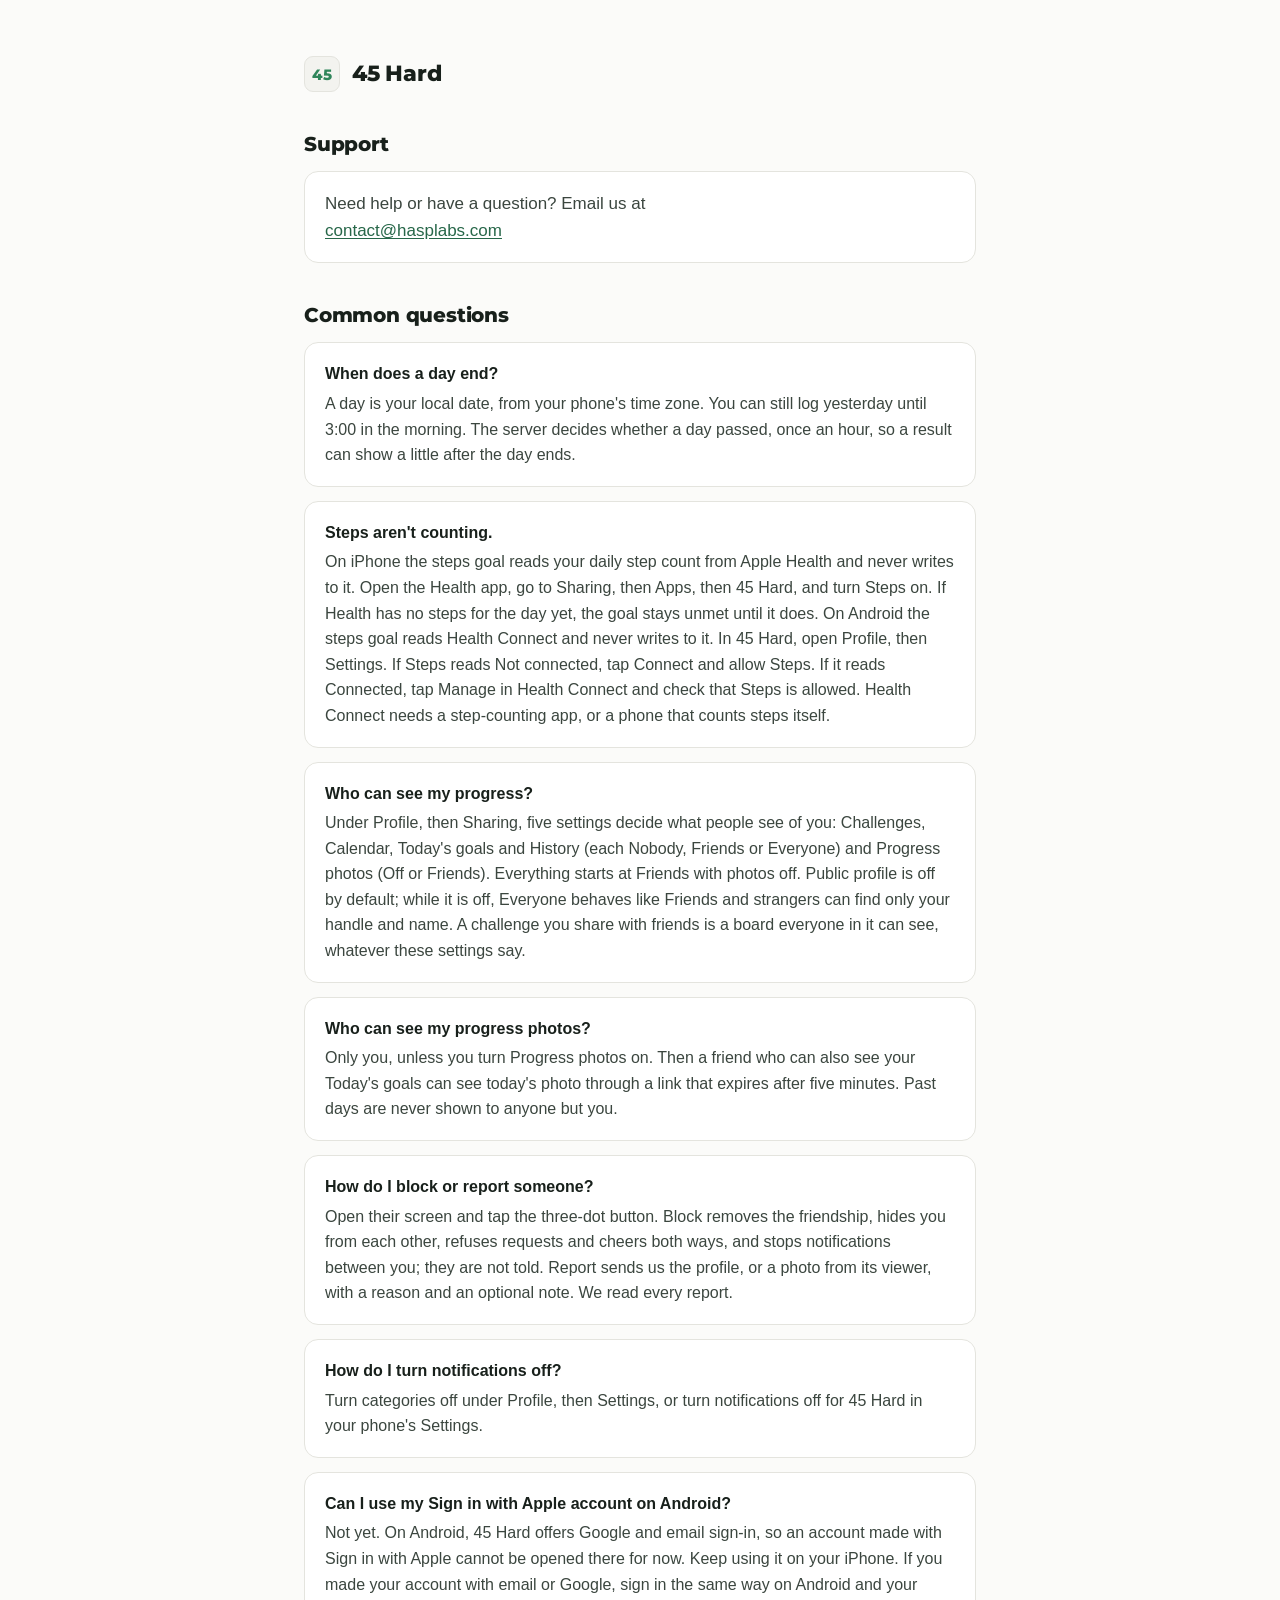
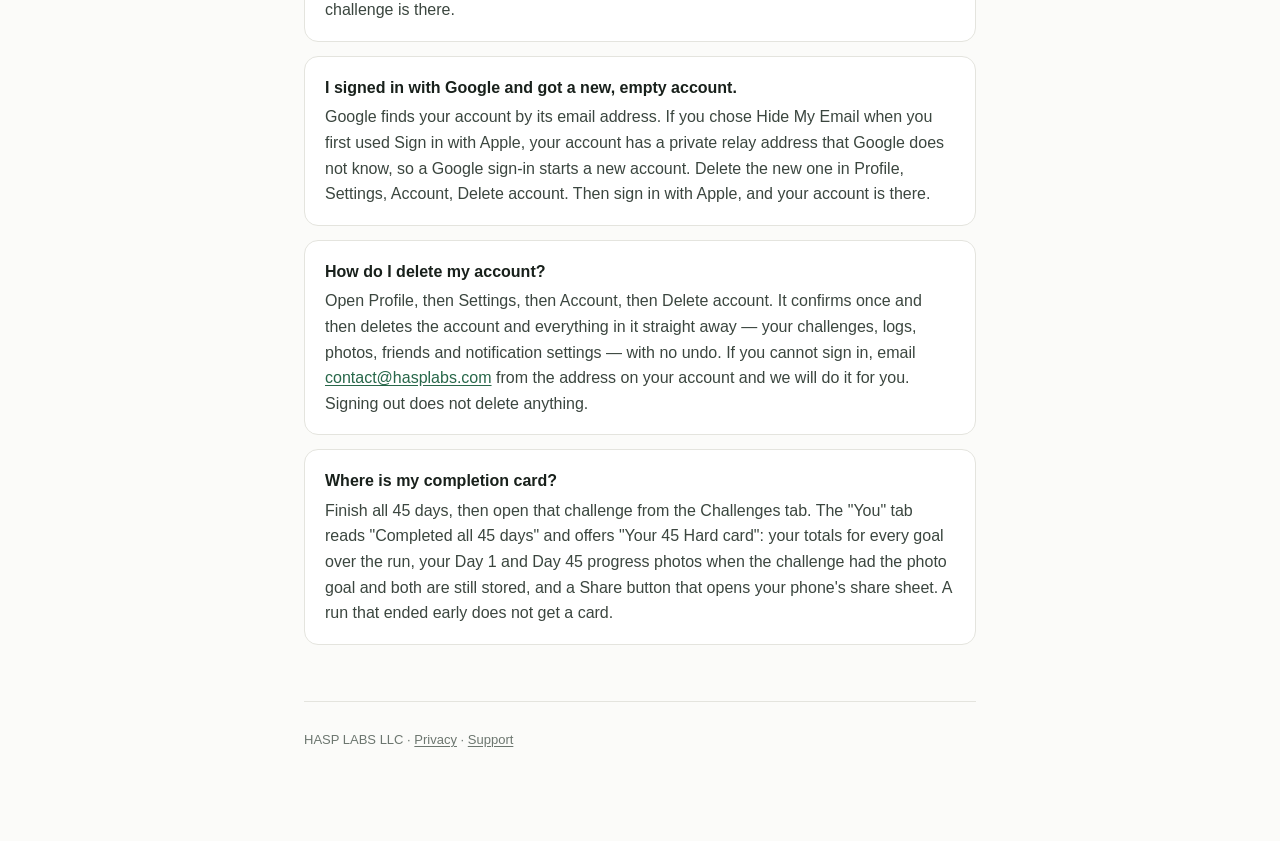
<file: support.html>
<!doctype html>
<html lang="en">
<head>
<meta charset="utf-8" />
<meta name="viewport" content="width=device-width, initial-scale=1" />
<title>45 Hard — Support</title>
<link rel="stylesheet" href="site.css">
</head>
<body>
  <div class="wrap">
    <header>
      <a class="mark" href="index.html" aria-label="45 Hard home">45</a>
      <h1>45 Hard</h1>
    </header>

    <h2>Support</h2>
    <div class="card">
      <p class="contact">Need help or have a question? Email us at<br />
      <a href="mailto:contact@hasplabs.com">contact@hasplabs.com</a></p>
    </div>

    <h2>Common questions</h2>
    <div class="card">
      <p class="q">When does a day end?</p>
      <p class="a">A day is your local date, from your phone's time zone. You can still log yesterday until 3:00 in the morning. The server decides whether a day passed, once an hour, so a result can show a little after the day ends.</p>
    </div>
    <div class="card">
      <p class="q">Steps aren't counting.</p>
      <p class="a">On iPhone the steps goal reads your daily step count from Apple Health and never writes to it. Open the Health app, go to Sharing, then Apps, then 45 Hard, and turn Steps on. If Health has no steps for the day yet, the goal stays unmet until it does. On Android the steps goal reads Health Connect and never writes to it. In 45 Hard, open Profile, then Settings. If Steps reads Not connected, tap Connect and allow Steps. If it reads Connected, tap Manage in Health Connect and check that Steps is allowed. Health Connect needs a step-counting app, or a phone that counts steps itself.</p>
    </div>
    <div class="card">
      <p class="q">Who can see my progress?</p>
      <p class="a">Under Profile, then Sharing, five settings decide what people see of you: Challenges, Calendar, Today's goals and History (each Nobody, Friends or Everyone) and Progress photos (Off or Friends). Everything starts at Friends with photos off. Public profile is off by default; while it is off, Everyone behaves like Friends and strangers can find only your handle and name. A challenge you share with friends is a board everyone in it can see, whatever these settings say.</p>
    </div>
    <div class="card">
      <p class="q">Who can see my progress photos?</p>
      <p class="a">Only you, unless you turn Progress photos on. Then a friend who can also see your Today's goals can see today's photo through a link that expires after five minutes. Past days are never shown to anyone but you.</p>
    </div>
    <div class="card">
      <p class="q">How do I block or report someone?</p>
      <p class="a">Open their screen and tap the three-dot button. Block removes the friendship, hides you from each other, refuses requests and cheers both ways, and stops notifications between you; they are not told. Report sends us the profile, or a photo from its viewer, with a reason and an optional note. We read every report.</p>
    </div>
    <div class="card">
      <p class="q">How do I turn notifications off?</p>
      <p class="a">Turn categories off under Profile, then Settings, or turn notifications off for 45 Hard in your phone's Settings.</p>
    </div>
    <div class="card">
      <p class="q">Can I use my Sign in with Apple account on Android?</p>
      <p class="a">Not yet. On Android, 45 Hard offers Google and email sign-in, so an account made with Sign in with Apple cannot be opened there for now. Keep using it on your iPhone. If you made your account with email or Google, sign in the same way on Android and your challenge is there.</p>
    </div>
    <div class="card">
      <p class="q">I signed in with Google and got a new, empty account.</p>
      <p class="a">Google finds your account by its email address. If you chose Hide My Email when you first used Sign in with Apple, your account has a private relay address that Google does not know, so a Google sign-in starts a new account. Delete the new one in Profile, Settings, Account, Delete account. Then sign in with Apple, and your account is there.</p>
    </div>
    <div class="card">
      <p class="q">How do I delete my account?</p>
      <p class="a">Open Profile, then Settings, then Account, then Delete account. It confirms once and then deletes the account and everything in it straight away — your challenges, logs, photos, friends and notification settings — with no undo. If you cannot sign in, email <a href="mailto:contact@hasplabs.com">contact@hasplabs.com</a> from the address on your account and we will do it for you. Signing out does not delete anything.</p>
    </div>
    <div class="card">
      <p class="q">Where is my completion card?</p>
      <p class="a">Finish all 45 days, then open that challenge from the Challenges tab. The "You" tab reads "Completed all 45 days" and offers "Your 45 Hard card": your totals for every goal over the run, your Day 1 and Day 45 progress photos when the challenge had the photo goal and both are still stored, and a Share button that opens your phone's share sheet. A run that ended early does not get a card.</p>
    </div>

    <footer>
      <p>HASP LABS LLC · <a href="privacy.html">Privacy</a> · <a href="support.html">Support</a></p>
    </footer>
  </div>
</body>
</html>
</file>
<file: site.css>
/* 45 Hard pages: one stylesheet. The palette is the icon's paper and green. */

@font-face {
  font-family: Montserrat;
  font-style: normal;
  font-weight: 700;
  font-display: swap;
  src: url("fonts/Montserrat-Bold.ttf") format("truetype");
}
@font-face {
  font-family: Montserrat;
  font-style: normal;
  font-weight: 800;
  font-display: swap;
  src: url("fonts/Montserrat-ExtraBold.ttf") format("truetype");
}

:root {
  color-scheme: light dark;
  --paper: #fbfbf9;
  --paper-2: #f3f3ef;
  --surface: #ffffff;
  --outline: #e4e4de;
  --text: #18201b;
  --body: #3b463f;
  --muted: #6c766f;
  --accent: #2f855a;
  --accent-tint: #e6f4ef;
  --on-accent: #ffffff;
  --link: #276749;
}

@media (prefers-color-scheme: dark) {
  :root {
    --paper: #0e1210;
    --paper-2: #131915;
    --surface: #18201b;
    --outline: #26302a;
    --text: #eef2ee;
    --body: #c9d1cb;
    --muted: #8f9a92;
    --accent: #5fbf85;
    --accent-tint: #163524;
    --on-accent: #06281a;
    --link: #5fbf85;
  }
}

* { box-sizing: border-box; }

html { -webkit-text-size-adjust: 100%; text-size-adjust: 100%; }

body {
  margin: 0;
  background: var(--paper);
  color: var(--body);
  font: 16px/1.6 -apple-system, BlinkMacSystemFont, "Segoe UI", Roboto, Helvetica, Arial, sans-serif;
  overflow-wrap: break-word;
}

[hidden] { display: none !important; }

.wrap {
  width: 100%;
  max-width: 720px;
  margin: 0 auto;
  padding: 56px 16px 80px;
}
@media (min-width: 600px) {
  .wrap { padding-left: 24px; padding-right: 24px; }
}

a { color: var(--link); text-underline-offset: 2px; }

header { display: flex; align-items: center; gap: 12px; margin-bottom: 8px; }

.mark {
  flex: none;
  display: flex;
  align-items: center;
  justify-content: center;
  width: 36px;
  height: 36px;
  border-radius: 9px;
  border: 1px solid var(--outline);
  background: var(--paper-2);
  color: var(--accent);
  font-family: Montserrat, system-ui, sans-serif;
  font-weight: 800;
  font-size: 15px;
  line-height: 1;
  letter-spacing: -0.02em;
  text-decoration: none;
}

h1, h2 {
  font-family: Montserrat, system-ui, sans-serif;
  color: var(--text);
  font-weight: 800;
  letter-spacing: -0.01em;
  line-height: 1.25;
}
h1 { font-size: 22px; margin: 0; }
h2 { font-size: 20px; margin: 40px 0 10px; }

p { margin: 10px 0; }
ul { margin: 10px 0; padding-left: 20px; }
li { margin: 6px 0; }
strong { color: var(--text); }

.lede { color: var(--muted); font-size: 15px; margin: 4px 0 40px; }
.updated { color: var(--muted); font-size: 14px; margin: 4px 0 32px; }

.card {
  background: var(--surface);
  border: 1px solid var(--outline);
  border-radius: 14px;
  padding: 18px 20px;
  margin: 14px 0;
}

.q { color: var(--text); font-weight: 600; margin: 0 0 4px; }
.a { color: var(--body); margin: 0; }
.contact { font-size: 17px; margin: 0; }

.btn {
  display: inline-block;
  background: var(--accent);
  color: var(--on-accent);
  font-weight: 600;
  text-decoration: none;
  border-radius: 10px;
  padding: 12px 18px;
  margin: 14px 0 6px;
}
.btn:hover { filter: brightness(1.06); }
.btn:focus-visible, a:focus-visible { outline: 2px solid var(--accent); outline-offset: 3px; }

.small { color: var(--muted); font-size: 14px; }


footer {
  margin-top: 56px;
  color: var(--muted);
  font-size: 13px;
  border-top: 1px solid var(--outline);
  padding-top: 18px;
}
footer a { color: var(--muted); }

/* The landing page. */
.wrap.landing { max-width: 1080px; padding-top: 24px; }
.site-head { justify-content: space-between; margin-bottom: 20px; }
.head-link { color: var(--body); font-weight: 600; font-size: 15px; text-decoration: none; }
.head-link:hover { color: var(--link); text-decoration: underline; }

.hero {
  display: block;
  width: 100%;
  height: auto;
  aspect-ratio: 16 / 9;
  object-fit: cover;
  border-radius: 18px;
  background: var(--paper-2);
}
@media (max-width: 700px) {
  .hero { aspect-ratio: 9 / 16; max-height: 78vh; }
}
.hero-box { position: relative; }
.hero-toggle {
  position: absolute;
  right: 14px;
  bottom: 14px;
  min-height: 32px;
  padding: 6px 14px;
  border: 1px solid var(--outline);
  border-radius: 999px;
  background: var(--surface);
  color: var(--text);
  font: inherit;
  font-size: 13px;
  font-weight: 600;
  cursor: pointer;
}
.hero-toggle:focus-visible { outline: 2px solid var(--link); outline-offset: 2px; }

.intro { max-width: 640px; margin: 36px auto 8px; text-align: center; }
.headline { font-size: 34px; line-height: 1.15; letter-spacing: -0.02em; text-wrap: balance; }
.subline { font-size: 18px; color: var(--body); margin: 14px 0 24px; }
.badge { display: inline-block; line-height: 0; border-radius: 9px; }
.badge img { display: block; width: 162px; height: 54px; }
@media (min-width: 760px) {
  .headline { font-size: 48px; }
  .subline { font-size: 20px; }
}

.feature { margin: 72px 0 0; text-align: center; }
.feature-text { max-width: 520px; margin: 0 auto; }
.feature h2 { font-size: 26px; margin: 0 0 10px; text-wrap: balance; }
.feature p { font-size: 17px; margin: 0; }
.shot {
  display: block;
  width: 100%;
  max-width: 300px;
  height: auto;
  margin: 28px auto 0;
  border-radius: 28px;
  border: 1px solid var(--outline);
}
@media (min-width: 760px) {
  .feature {
    display: grid;
    grid-template-columns: 1fr 320px;
    gap: 64px;
    align-items: center;
    text-align: left;
    max-width: 880px;
    margin: 96px auto 0;
  }
  .feature:nth-of-type(even) { grid-template-columns: 320px 1fr; }
  .feature:nth-of-type(even) .feature-text { order: 2; }
  .feature-text { margin: 0; }
  .shot { max-width: 320px; margin: 0; }
}
</file>
